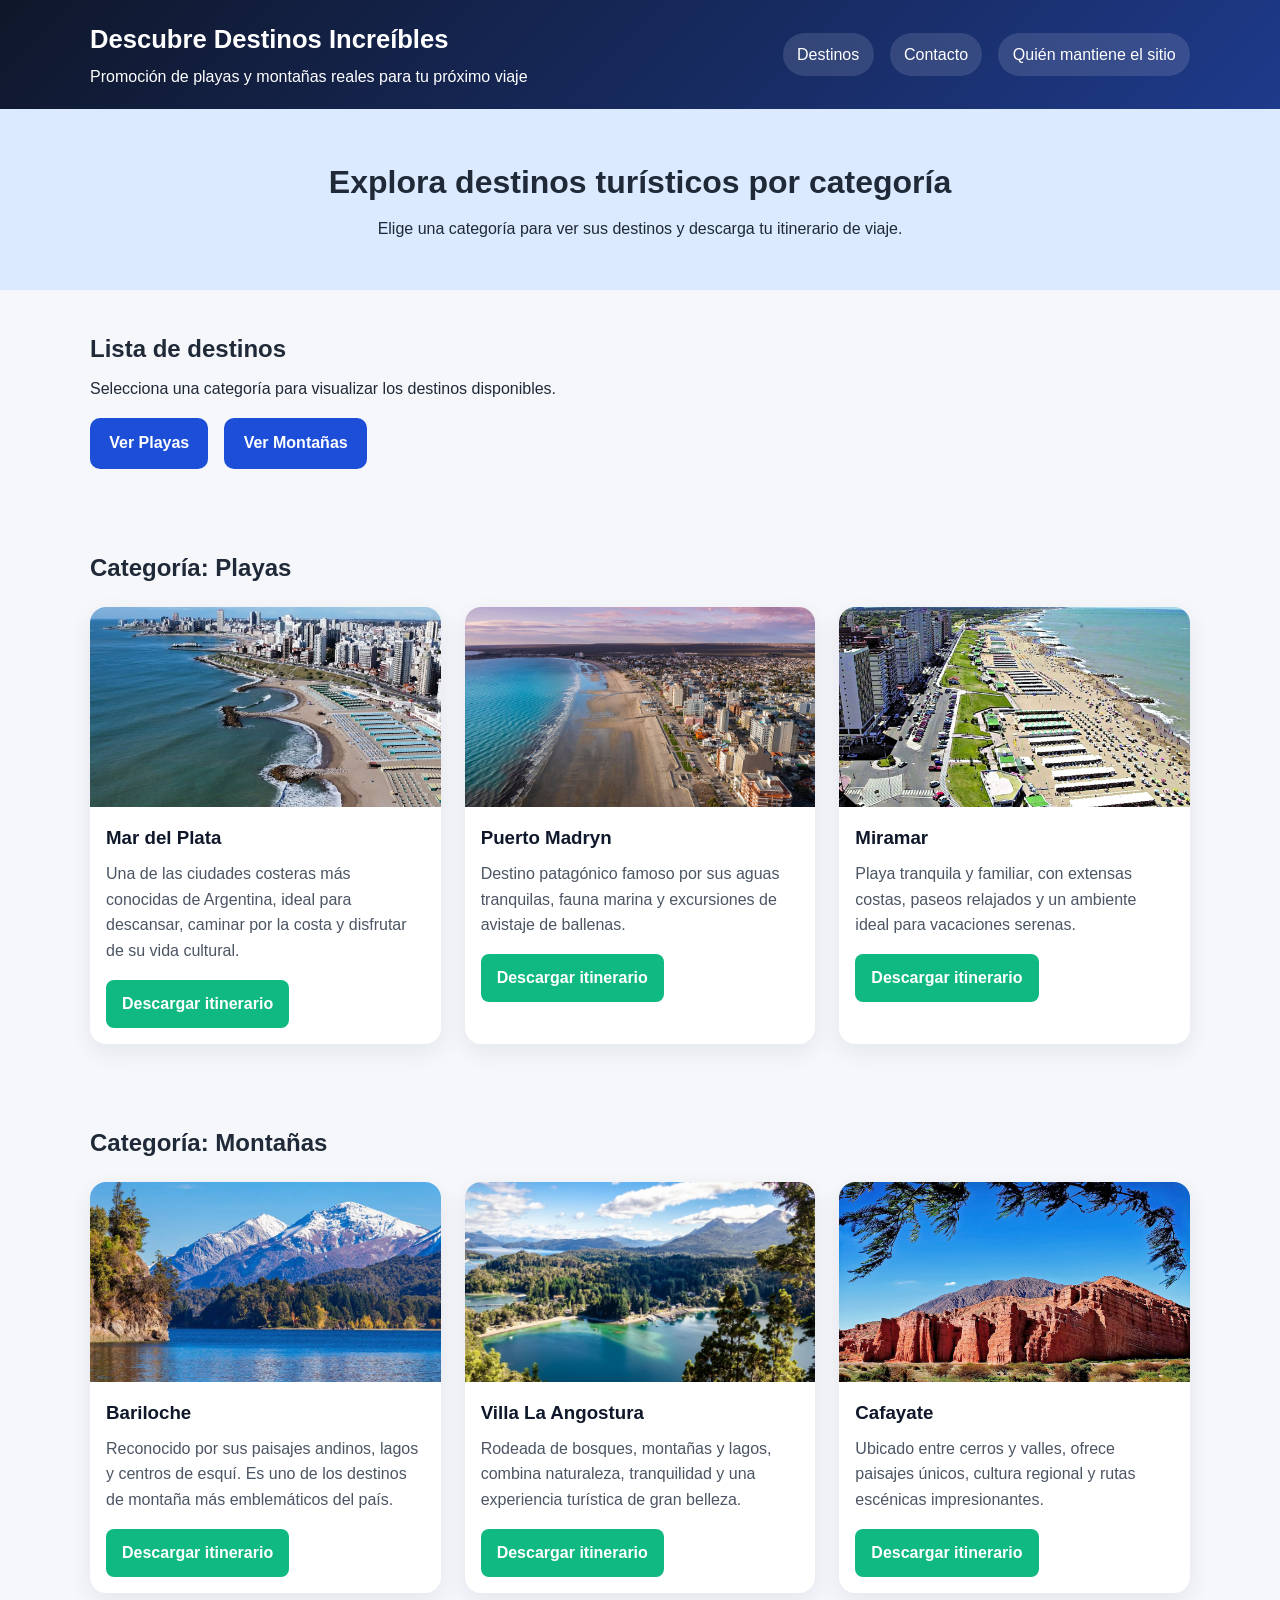
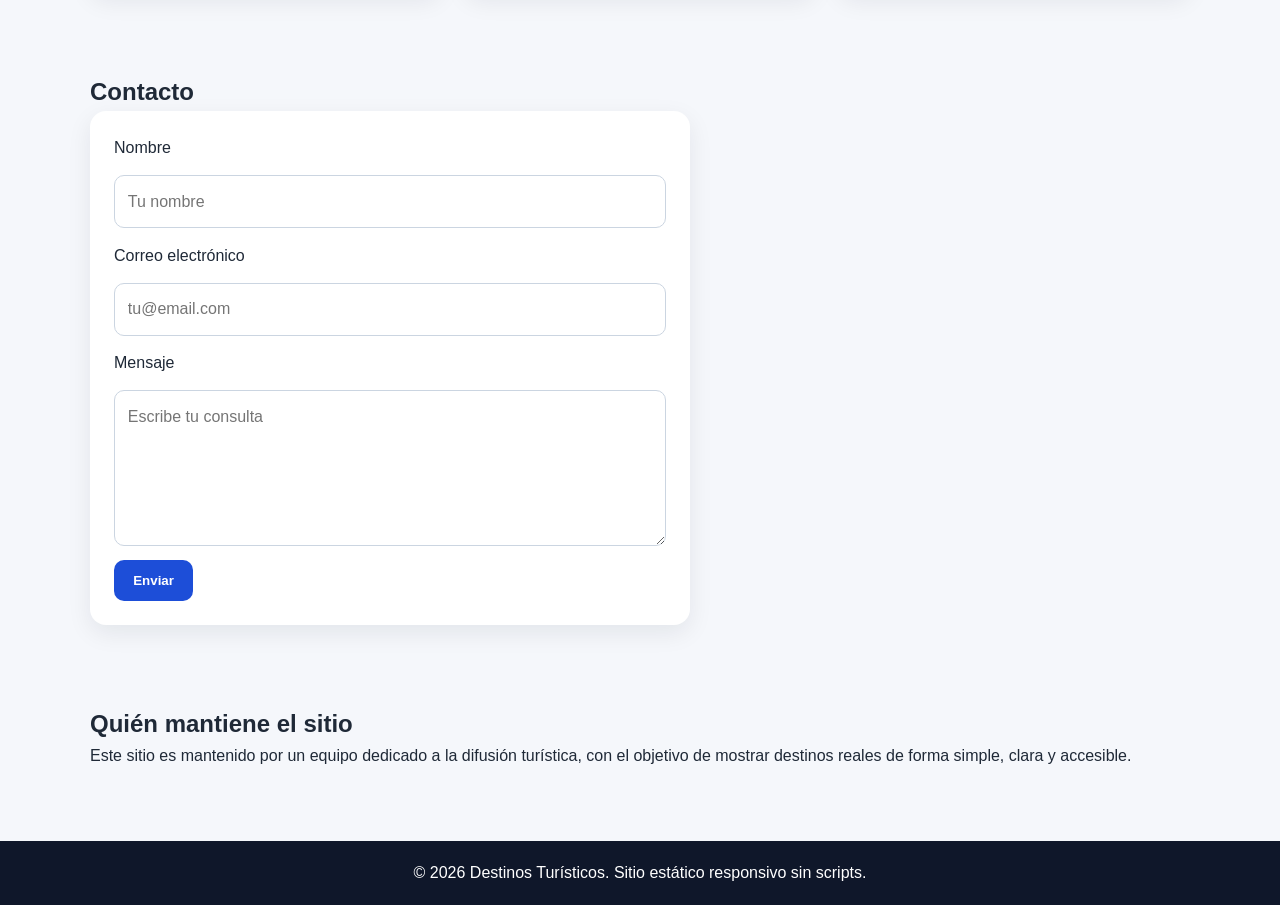
<file: pagina-copilot/index.html>
<!doctype html>
<html lang="es">
  <head>
    <meta charset="UTF-8" />
    <meta name="viewport" content="width=device-width, initial-scale=1.0" />
    <title>Destinos Turísticos</title>
    <link rel="stylesheet" href="estiloIA.css" />
  </head>
  <body>
    <header class="header">
      <div class="contenedor encabezado">
        <div>
          <h1>Descubre Destinos Increíbles</h1>
          <p>Promoción de playas y montañas reales para tu próximo viaje</p>
        </div>
        <nav class="nav-principal">
          <a href="#destinos">Destinos</a>
          <a href="#contacto">Contacto</a>
          <a href="#mantenimiento">Quién mantiene el sitio</a>
        </nav>
      </div>
    </header>

    <main>
      <section class="hero">
        <div class="contenedor">
          <h2>Explora destinos turísticos por categoría</h2>
          <p>
            Elige una categoría para ver sus destinos y descarga tu itinerario
            de viaje.
          </p>
        </div>
      </section>

      <section id="destinos" class="contenedor seccion">
        <h2>Lista de destinos</h2>
        <p class="intro">
          Selecciona una categoría para visualizar los destinos disponibles.
        </p>

        <div class="selector-categorias">
          <a href="#playas" class="boton-categoria">Ver Playas</a>
          <a href="#montanas" class="boton-categoria">Ver Montañas</a>
        </div>
      </section>

      <section id="playas" class="contenedor seccion">
        <h2>Categoría: Playas</h2>
        <div class="grid-destinos">
          <article class="tarjeta-destino">
            <img src="imagenes/mardel.png" alt="Mar del Plata" />
            <div class="contenido-destino">
              <h3>Mar del Plata</h3>
              <p>
                Una de las ciudades costeras más conocidas de Argentina, ideal
                para descansar, caminar por la costa y disfrutar de su vida
                cultural.
              </p>
              <a href="guias/mardel.pdf" download>Descargar itinerario</a>
            </div>
          </article>

          <article class="tarjeta-destino">
            <img src="imagenes/puertomadryn.png" alt="Puerto Madryn" />
            <div class="contenido-destino">
              <h3>Puerto Madryn</h3>
              <p>
                Destino patagónico famoso por sus aguas tranquilas, fauna marina
                y excursiones de avistaje de ballenas.
              </p>
              <a href="guias/puertomadryn.pdf" download>Descargar itinerario</a>
            </div>
          </article>

          <article class="tarjeta-destino">
            <img src="imagenes/miramar.png" alt="Miramar" />
            <div class="contenido-destino">
              <h3>Miramar</h3>
              <p>
                Playa tranquila y familiar, con extensas costas, paseos
                relajados y un ambiente ideal para vacaciones serenas.
              </p>
              <a href="guias/miramar.pdf" download>Descargar itinerario</a>
            </div>
          </article>
        </div>
      </section>

      <section id="montanas" class="contenedor seccion">
        <h2>Categoría: Montañas</h2>
        <div class="grid-destinos">
          <article class="tarjeta-destino">
            <img src="imagenes/bariloche.png" alt="Bariloche" />
            <div class="contenido-destino">
              <h3>Bariloche</h3>
              <p>
                Reconocido por sus paisajes andinos, lagos y centros de esquí.
                Es uno de los destinos de montaña más emblemáticos del país.
              </p>
              <a href="guias/bariloche.pdf" download>Descargar itinerario</a>
            </div>
          </article>

          <article class="tarjeta-destino">
            <img src="imagenes/villalaangostura.png" alt="Villa La Angostura" />
            <div class="contenido-destino">
              <h3>Villa La Angostura</h3>
              <p>
                Rodeada de bosques, montañas y lagos, combina naturaleza,
                tranquilidad y una experiencia turística de gran belleza.
              </p>
              <a href="guias/villalaangostura.pdf" download
                >Descargar itinerario</a
              >
            </div>
          </article>

          <article class="tarjeta-destino">
            <img src="imagenes/cafayate.png" alt="Cafayate" />
            <div class="contenido-destino">
              <h3>Cafayate</h3>
              <p>
                Ubicado entre cerros y valles, ofrece paisajes únicos, cultura
                regional y rutas escénicas impresionantes.
              </p>
              <a href="guias/cafayate.pdf" download>Descargar itinerario</a>
            </div>
          </article>
        </div>
      </section>

      <section id="contacto" class="contenedor seccion">
        <h2>Contacto</h2>
        <form class="formulario">
          <label for="nombre">Nombre</label>
          <input
            type="text"
            id="nombre"
            name="nombre"
            placeholder="Tu nombre"
          />

          <label for="email">Correo electrónico</label>
          <input
            type="email"
            id="email"
            name="email"
            placeholder="tu@email.com"
          />

          <label for="mensaje">Mensaje</label>
          <textarea
            id="mensaje"
            name="mensaje"
            rows="5"
            placeholder="Escribe tu consulta"
          ></textarea>

          <button type="submit">Enviar</button>
        </form>
      </section>

      <section id="mantenimiento" class="contenedor seccion">
        <h2>Quién mantiene el sitio</h2>
        <p>
          Este sitio es mantenido por un equipo dedicado a la difusión
          turística, con el objetivo de mostrar destinos reales de forma simple,
          clara y accesible.
        </p>
      </section>
    </main>

    <footer class="footer">
      <div class="contenedor">
        <p>
          &copy; 2026 Destinos Turísticos. Sitio estático responsivo sin
          scripts.
        </p>
      </div>
    </footer>
  </body>
</html>
</file>
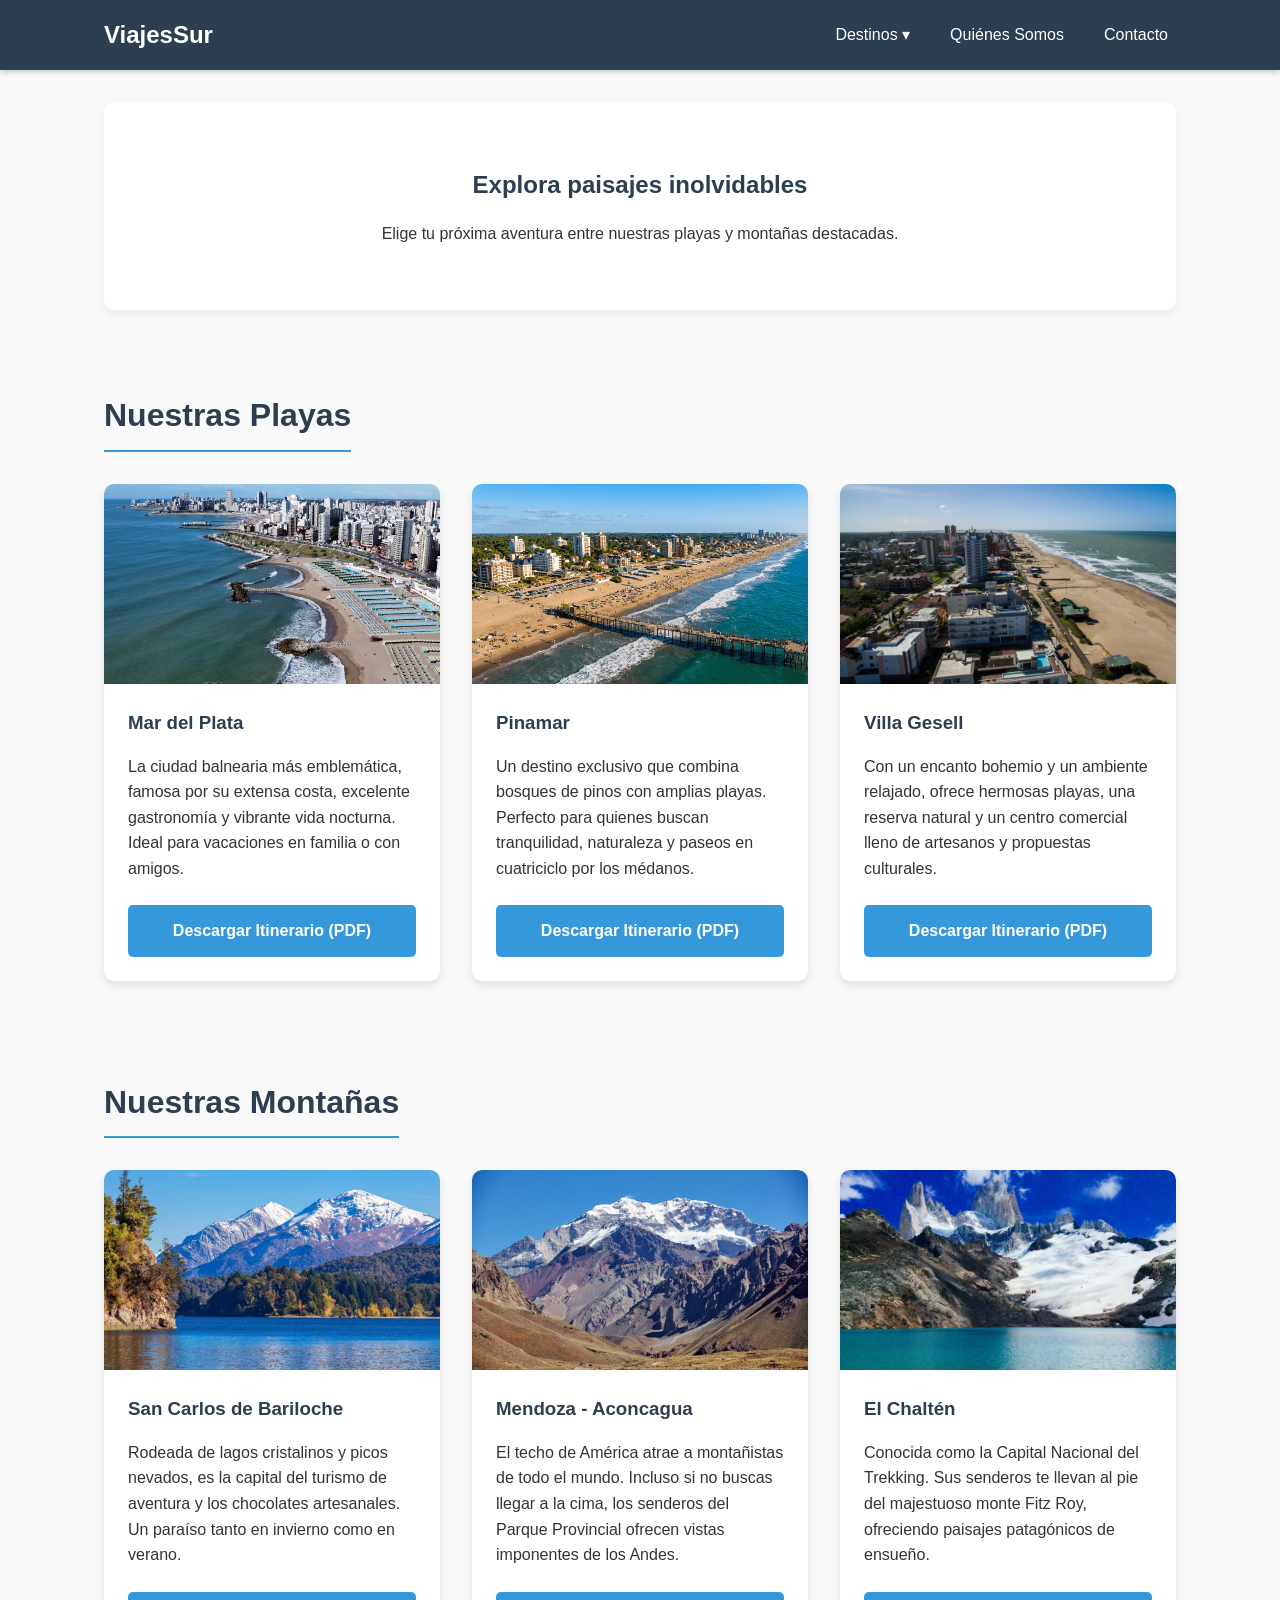
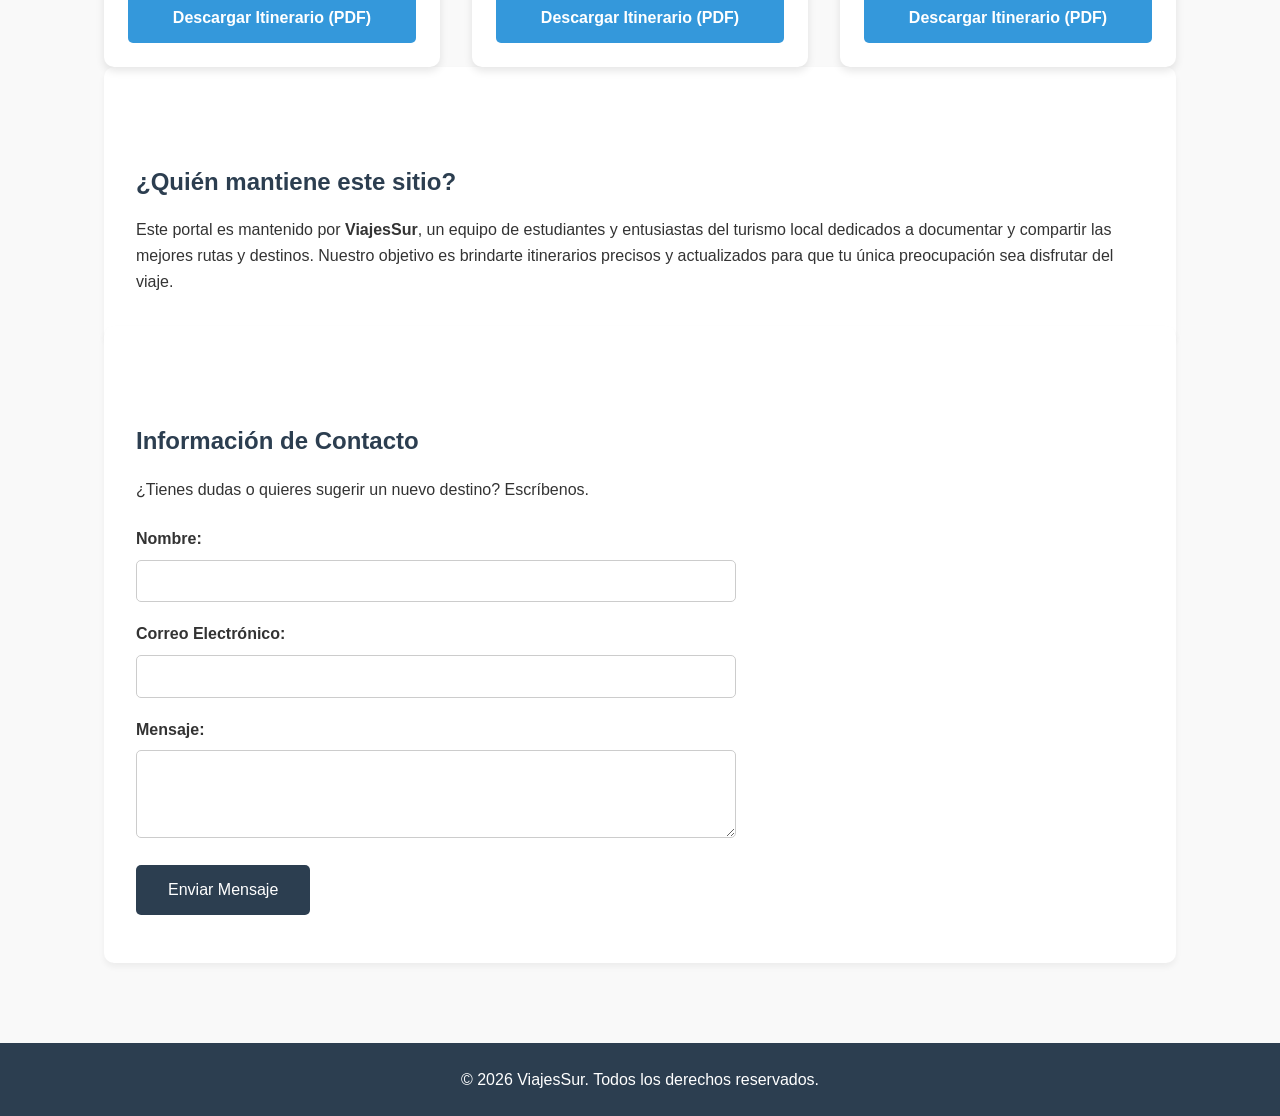
<file: pagina-gemini/index.html>
<!DOCTYPE html>
<html lang="es">
<head>
    <meta charset="UTF-8">
    <meta name="viewport" content="width=device-width, initial-scale=1.0">
    <title>Descubre tu Próximo Destino</title>
    <link rel="stylesheet" href="estiloIA.css">
</head>
<body>

    <!-- Barra de Navegación -->
    <header>
        <nav class="navbar">
            <div class="logo">ViajesSur</div>
            <ul class="nav-links">
                <li class="dropdown">
                    <a href="#destinos">Destinos ▾</a>
                    <ul class="dropdown-content">
                        <li><a href="#playas">Playas</a></li>
                        <li><a href="#montanas">Montañas</a></li>
                    </ul>
                </li>
                <li><a href="#nosotros">Quiénes Somos</a></li>
                <li><a href="#contacto">Contacto</a></li>
            </ul>
        </nav>
    </header>

    <main>
        <!-- Sección de Bienvenida -->
        <section class="hero">
            <h1>Explora paisajes inolvidables</h1>
            <p>Elige tu próxima aventura entre nuestras playas y montañas destacadas.</p>
        </section>

        <!-- Categoría: Playas -->
        <section id="playas" class="categoria-section">
            <h2>Nuestras Playas</h2>
            <div class="grid-destinos">
                <!-- Destino 1 -->
                <article class="destino-card">
                    <img src="imagenes/mardel.png" alt="Mar del Plata">
                    <div class="card-content">
                        <h3>Mar del Plata</h3>
                        <p>La ciudad balnearia más emblemática, famosa por su extensa costa, excelente gastronomía y vibrante vida nocturna. Ideal para vacaciones en familia o con amigos.</p>
                        <a href="guias/mardel.pdf" class="btn-descarga" download>Descargar Itinerario (PDF)</a>
                    </div>
                </article>

                <!-- Destino 2 -->
                <article class="destino-card">
                    <img src="imagenes/pinamar.png" alt="Pinamar">
                    <div class="card-content">
                        <h3>Pinamar</h3>
                        <p>Un destino exclusivo que combina bosques de pinos con amplias playas. Perfecto para quienes buscan tranquilidad, naturaleza y paseos en cuatriciclo por los médanos.</p>
                        <a href="guias/pinamar.pdf" class="btn-descarga" download>Descargar Itinerario (PDF)</a>
                    </div>
                </article>

                <!-- Destino 3 -->
                <article class="destino-card">
                    <img src="imagenes/gesell.png" alt="Villa Gesell">
                    <div class="card-content">
                        <h3>Villa Gesell</h3>
                        <p>Con un encanto bohemio y un ambiente relajado, ofrece hermosas playas, una reserva natural y un centro comercial lleno de artesanos y propuestas culturales.</p>
                        <a href="guias/gesell.pdf" class="btn-descarga" download>Descargar Itinerario (PDF)</a>
                    </div>
                </article>
            </div>
        </section>

        <!-- Categoría: Montañas -->
        <section id="montanas" class="categoria-section">
            <h2>Nuestras Montañas</h2>
            <div class="grid-destinos">
                <!-- Destino 4 -->
                <article class="destino-card">
                    <img src="imagenes/bariloche.png" alt="San Carlos de Bariloche">
                    <div class="card-content">
                        <h3>San Carlos de Bariloche</h3>
                        <p>Rodeada de lagos cristalinos y picos nevados, es la capital del turismo de aventura y los chocolates artesanales. Un paraíso tanto en invierno como en verano.</p>
                        <a href="guias/bariloche.pdf" class="btn-descarga" download>Descargar Itinerario (PDF)</a>
                    </div>
                </article>

                <!-- Destino 5 -->
                <article class="destino-card">
                    <img src="imagenes/aconcagua.png" alt="Cerro Aconcagua">
                    <div class="card-content">
                        <h3>Mendoza - Aconcagua</h3>
                        <p>El techo de América atrae a montañistas de todo el mundo. Incluso si no buscas llegar a la cima, los senderos del Parque Provincial ofrecen vistas imponentes de los Andes.</p>
                        <a href="guias/aconcagua.pdf" class="btn-descarga" download>Descargar Itinerario (PDF)</a>
                    </div>
                </article>

                <!-- Destino 6 -->
                <article class="destino-card">
                    <img src="imagenes/chalten.png" alt="El Chaltén">
                    <div class="card-content">
                        <h3>El Chaltén</h3>
                        <p>Conocida como la Capital Nacional del Trekking. Sus senderos te llevan al pie del majestuoso monte Fitz Roy, ofreciendo paisajes patagónicos de ensueño.</p>
                        <a href="guias/chalten.pdf" class="btn-descarga" download>Descargar Itinerario (PDF)</a>
                    </div>
                </article>
            </div>
        </section>

        <!-- Sección Quiénes Somos -->
        <section id="nosotros" class="info-section">
            <h2>¿Quién mantiene este sitio?</h2>
            <p>Este portal es mantenido por <strong>ViajesSur</strong>, un equipo de estudiantes y entusiastas del turismo local dedicados a documentar y compartir las mejores rutas y destinos. Nuestro objetivo es brindarte itinerarios precisos y actualizados para que tu única preocupación sea disfrutar del viaje.</p>
        </section>

        <!-- Sección Contacto -->
        <section id="contacto" class="info-section">
            <h2>Información de Contacto</h2>
            <p>¿Tienes dudas o quieres sugerir un nuevo destino? Escríbenos.</p>
            <form action="#" class="formulario-contacto">
                <div class="form-group">
                    <label for="nombre">Nombre:</label>
                    <input type="text" id="nombre" name="nombre" required>
                </div>
                <div class="form-group">
                    <label for="email">Correo Electrónico:</label>
                    <input type="email" id="email" name="email" required>
                </div>
                <div class="form-group">
                    <label for="mensaje">Mensaje:</label>
                    <textarea id="mensaje" name="mensaje" rows="4" required></textarea>
                </div>
                <button type="submit" class="btn-enviar">Enviar Mensaje</button>
            </form>
        </section>
    </main>

    <footer>
        <p>&copy; 2026 ViajesSur. Todos los derechos reservados.</p>
    </footer>

</body>
</html>
</file>
<file: pagina-copilot/estiloIA.css>
* {
  box-sizing: border-box;
  margin: 0;
  padding: 0;
}

html {
  scroll-behavior: smooth;
}

body {
  font-family: Arial, Helvetica, sans-serif;
  line-height: 1.6;
  color: #1f2937;
  background: #f5f7fb;
}

img {
  max-width: 100%;
  display: block;
}

a {
  color: inherit;
  text-decoration: none;
}

.contenedor {
  width: min(1100px, 92%);
  margin: 0 auto;
}

.header {
  background: linear-gradient(135deg, #0f172a, #1e3a8a);
  color: white;
  padding: 1.2rem 0;
  position: sticky;
  top: 0;
  z-index: 10;
}

.encabezado {
  display: flex;
  justify-content: space-between;
  gap: 1rem;
  align-items: center;
  flex-wrap: wrap;
}

.encabezado h1 {
  font-size: 1.6rem;
  margin-bottom: 0.25rem;
}

.nav-principal {
  display: flex;
  gap: 1rem;
  flex-wrap: wrap;
}

.nav-principal a {
  padding: 0.55rem 0.9rem;
  border-radius: 999px;
  background: rgba(255, 255, 255, 0.12);
}

.nav-principal a:hover {
  background: rgba(255, 255, 255, 0.24);
}

.hero {
  padding: 3rem 0;
  background: #dbeafe;
  text-align: center;
}

.hero h2 {
  font-size: 2rem;
  margin-bottom: 0.5rem;
}

.seccion {
  padding: 2.5rem 0;
}

.intro {
  margin-top: 0.5rem;
  margin-bottom: 1rem;
}

.selector-categorias {
  display: flex;
  gap: 1rem;
  flex-wrap: wrap;
  margin-top: 1rem;
}

.boton-categoria {
  display: inline-block;
  background: #1d4ed8;
  color: white;
  padding: 0.8rem 1.2rem;
  border-radius: 10px;
  font-weight: bold;
}

.boton-categoria:hover {
  background: #1e40af;
}

.grid-destinos {
  display: grid;
  grid-template-columns: repeat(auto-fit, minmax(260px, 1fr));
  gap: 1.5rem;
  margin-top: 1.25rem;
}

.tarjeta-destino {
  background: white;
  border-radius: 16px;
  overflow: hidden;
  box-shadow: 0 8px 24px rgba(15, 23, 42, 0.08);
  display: flex;
  flex-direction: column;
}

.tarjeta-destino img {
  width: 100%;
  height: 200px;
  object-fit: cover;
}

.contenido-destino {
  padding: 1rem;
}

.contenido-destino h3 {
  margin-bottom: 0.5rem;
  color: #0f172a;
}

.contenido-destino p {
  margin-bottom: 1rem;
  color: #4b5563;
}

.contenido-destino a {
  display: inline-block;
  background: #10b981;
  color: white;
  padding: 0.7rem 1rem;
  border-radius: 8px;
  font-weight: bold;
}

.contenido-destino a:hover {
  background: #059669;
}

.formulario {
  background: white;
  padding: 1.5rem;
  border-radius: 16px;
  box-shadow: 0 8px 24px rgba(15, 23, 42, 0.08);
  display: grid;
  gap: 0.9rem;
  max-width: 600px;
}

.formulario input,
.formulario textarea {
  width: 100%;
  padding: 0.8rem;
  border: 1px solid #cbd5e1;
  border-radius: 10px;
  font: inherit;
}

.formulario button {
  width: fit-content;
  padding: 0.8rem 1.2rem;
  border: none;
  border-radius: 10px;
  background: #1d4ed8;
  color: white;
  cursor: pointer;
  font-weight: bold;
}

.formulario button:hover {
  background: #1e40af;
}

.footer {
  background: #0f172a;
  color: white;
  text-align: center;
  padding: 1.2rem 0;
  margin-top: 2rem;
}

@media (max-width: 768px) {
  .encabezado {
    flex-direction: column;
    align-items: flex-start;
  }

  .hero h2 {
    font-size: 1.6rem;
  }

  .nav-principal {
    width: 100%;
  }
}
</file>
<file: pagina-gemini/estiloIA.css>
/* Variables de color y tipografía */
:root {
  --color-primario: #2c3e50;
  --color-secundario: #3498db;
  --color-fondo: #f9f9f9;
  --color-texto: #333;
  --color-blanco: #fff;
  --fuente-principal: "Segoe UI", Tahoma, Geneva, Verdana, sans-serif;
}

/* Reset básico */
* {
  margin: 0;
  padding: 0;
  box-sizing: border-box;
  scroll-behavior: smooth; /* Efecto de deslizamiento al hacer click en los enlaces */
}

body {
  font-family: var(--fuente-principal);
  background-color: var(--color-fondo);
  color: var(--color-texto);
  line-height: 1.6;
}

/* --- Navegación --- */
header {
  background-color: var(--color-primario);
  position: sticky;
  top: 0;
  z-index: 1000;
  box-shadow: 0 2px 5px rgba(0, 0, 0, 0.2);
}

.navbar {
  display: flex;
  justify-content: space-between;
  align-items: center;
  padding: 1rem 5%;
  max-width: 1200px;
  margin: 0 auto;
}

.logo {
  color: var(--color-blanco);
  font-size: 1.5rem;
  font-weight: bold;
}

.nav-links {
  list-style: none;
  display: flex;
  gap: 1.5rem;
}

.nav-links li a {
  color: var(--color-blanco);
  text-decoration: none;
  padding: 0.5rem;
  transition: color 0.3s;
}

.nav-links li a:hover {
  color: var(--color-secundario);
}

/* Dropdown para Categorías */
.dropdown {
  position: relative;
}

.dropdown-content {
  display: none;
  position: absolute;
  background-color: var(--color-primario);
  min-width: 150px;
  box-shadow: 0 8px 16px rgba(0, 0, 0, 0.2);
  list-style: none;
  top: 100%;
  left: 0;
  border-radius: 0 0 5px 5px;
}

.dropdown-content li a {
  display: block;
  padding: 10px 15px;
}

.dropdown:hover .dropdown-content {
  display: block;
}

/* --- Secciones Generales --- */
main {
  max-width: 1200px;
  margin: 0 auto;
  padding: 2rem 5%;
}

.hero {
  text-align: center;
  padding: 4rem 1rem;
  background-color: var(--color-blanco);
  border-radius: 10px;
  margin-bottom: 3rem;
  box-shadow: 0 4px 6px rgba(0, 0, 0, 0.05);
}

.hero h1 {
  color: var(--color-primario);
  margin-bottom: 1rem;
}

.categoria-section {
  margin-bottom: 4rem;
  padding-top: 2rem; /* Espacio para que el scroll ancla no tape el título */
}

.categoria-section h2 {
  text-align: center;
  color: var(--color-primario);
  margin-bottom: 2rem;
  font-size: 2rem;
  border-bottom: 2px solid var(--color-secundario);
  display: inline-block;
  padding-bottom: 0.5rem;
}

/* --- Grilla de Destinos --- */
.grid-destinos {
  display: grid;
  grid-template-columns: repeat(auto-fit, minmax(300px, 1fr));
  gap: 2rem;
}

.destino-card {
  background: var(--color-blanco);
  border-radius: 10px;
  overflow: hidden;
  box-shadow: 0 4px 8px rgba(0, 0, 0, 0.1);
  transition: transform 0.3s ease;
  display: flex;
  flex-direction: column;
}

.destino-card:hover {
  transform: translateY(-5px);
}

/* Contenedor de la imagen (mantendrá el espacio aunque la imagen falte) */
.destino-card img {
  width: 100%;
  height: 200px;
  object-fit: cover;
  background-color: #ddd;
}

.card-content {
  padding: 1.5rem;
  display: flex;
  flex-direction: column;
  flex-grow: 1;
}

.card-content h3 {
  color: var(--color-primario);
  margin-bottom: 1rem;
}

.card-content p {
  margin-bottom: 1.5rem;
  flex-grow: 1;
}

.btn-descarga {
  display: inline-block;
  text-align: center;
  background-color: var(--color-secundario);
  color: var(--color-blanco);
  padding: 0.8rem 1rem;
  text-decoration: none;
  border-radius: 5px;
  font-weight: bold;
  transition: background-color 0.3s;
}

.btn-descarga:hover {
  background-color: #2980b9;
}

/* --- Nosotros y Contacto --- */
.info-section {
  background: var(--color-blanco);
  padding: 3rem 2rem;
  border-radius: 10px;
  margin-bottom: 3rem;
  box-shadow: 0 4px 6px rgba(0, 0, 0, 0.05);
  padding-top: 6rem; /* Ajuste para el ancla del nav sticky */
  margin-top: -4rem;
}

.info-section h2 {
  color: var(--color-primario);
  margin-bottom: 1rem;
}

.formulario-contacto {
  max-width: 600px;
  margin-top: 1.5rem;
}

.form-group {
  margin-bottom: 1.2rem;
}

.form-group label {
  display: block;
  margin-bottom: 0.5rem;
  font-weight: bold;
}

.form-group input,
.form-group textarea {
  width: 100%;
  padding: 0.8rem;
  border: 1px solid #ccc;
  border-radius: 5px;
  font-family: inherit;
}

.btn-enviar {
  background-color: var(--color-primario);
  color: var(--color-blanco);
  border: none;
  padding: 1rem 2rem;
  cursor: pointer;
  border-radius: 5px;
  font-size: 1rem;
  transition: background-color 0.3s;
}

.btn-enviar:hover {
  background-color: var(--color-secundario);
}

/* --- Footer --- */
footer {
  background-color: var(--color-primario);
  color: var(--color-blanco);
  text-align: center;
  padding: 1.5rem;
  margin-top: auto;
}

/* --- Diseño Responsivo --- */
@media (max-width: 768px) {
  .navbar {
    flex-direction: column;
    gap: 1rem;
  }

  .nav-links {
    flex-direction: column;
    text-align: center;
    width: 100%;
  }

  .dropdown-content {
    position: static;
    display: none;
    box-shadow: none;
    background-color: #34495e;
  }

  .dropdown:hover .dropdown-content,
  .dropdown:focus-within .dropdown-content {
    display: block;
  }
}
</file>
